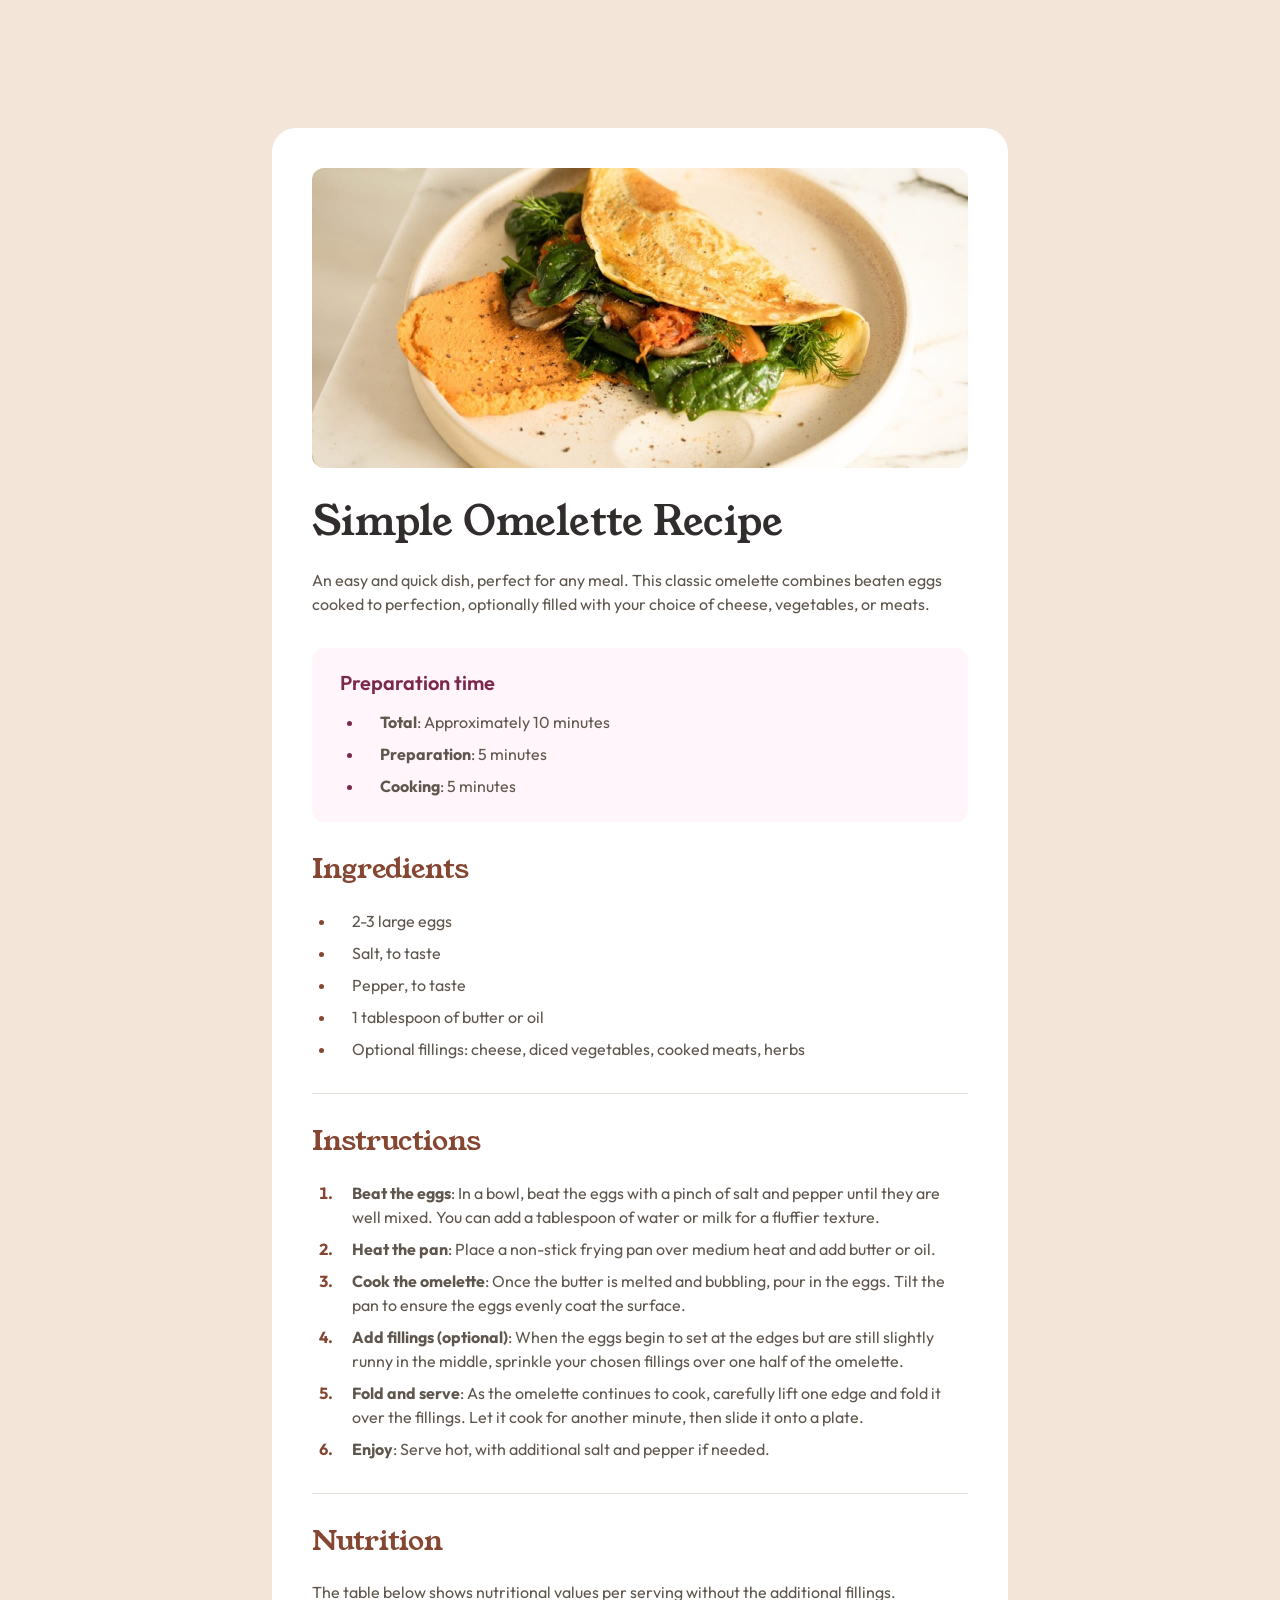
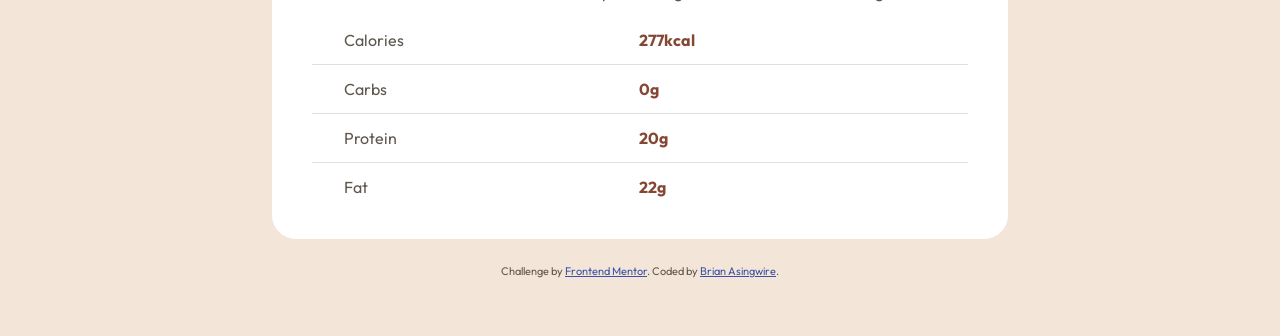
<file: site/index.html>
<!DOCTYPE html>
<html lang="en">
<head>
  <meta charset="UTF-8">
  <meta name="viewport" content="width=device-width, initial-scale=1.0">
  <meta name="description" content="A simple omelette recipe: quick, easy and perfect for any meal.">

  <title>Simple Omelette Recipe</title>

  <link rel="icon" type="image/png" sizes="32x32" href="assets/images/favicon-32x32.png">
  <link rel="preload" href="assets/fonts/outfit/Outfit-VariableFont_wght.ttf" as="font" type="font/ttf" crossorigin>
  <link rel="preload" href="assets/fonts/young-serif/YoungSerif-Regular.ttf" as="font" type="font/ttf" crossorigin>
  <link rel="stylesheet" href="css/styles.css">
</head>
<body>
  <main class="recipe">
    <img
      class="recipe__image"
      src="assets/images/image-omelette.jpeg"
      alt="A folded omelette filled with spinach and vegetables, served on a plate beside a spread"
      width="1312"
      height="600"
    >

    <header class="recipe__intro">
      <h1 class="recipe__title">Simple Omelette Recipe</h1>
      <p>
        An easy and quick dish, perfect for any meal. This classic omelette combines beaten eggs
        cooked to perfection, optionally filled with your choice of cheese, vegetables, or meats.
      </p>
    </header>

    <section class="prep" aria-labelledby="prep-heading">
      <h2 id="prep-heading" class="prep__title">Preparation time</h2>
      <ul class="list list--prep">
        <li><strong>Total</strong>: Approximately 10 minutes</li>
        <li><strong>Preparation</strong>: 5 minutes</li>
        <li><strong>Cooking</strong>: 5 minutes</li>
      </ul>
    </section>

    <section class="section" aria-labelledby="ingredients-heading">
      <h2 id="ingredients-heading" class="section__title">Ingredients</h2>
      <ul class="list">
        <li>2-3 large eggs</li>
        <li>Salt, to taste</li>
        <li>Pepper, to taste</li>
        <li>1 tablespoon of butter or oil</li>
        <li>Optional fillings: cheese, diced vegetables, cooked meats, herbs</li>
      </ul>
    </section>

    <hr class="divider">

    <section class="section" aria-labelledby="instructions-heading">
      <h2 id="instructions-heading" class="section__title">Instructions</h2>
      <ol class="list list--ordered">
        <li>
          <strong>Beat the eggs</strong>: In a bowl, beat the eggs with a pinch of salt and pepper
          until they are well mixed. You can add a tablespoon of water or milk for a fluffier texture.
        </li>
        <li>
          <strong>Heat the pan</strong>: Place a non-stick frying pan over medium heat and add
          butter or oil.
        </li>
        <li>
          <strong>Cook the omelette</strong>: Once the butter is melted and bubbling, pour in the
          eggs. Tilt the pan to ensure the eggs evenly coat the surface.
        </li>
        <li>
          <strong>Add fillings (optional)</strong>: When the eggs begin to set at the edges but are
          still slightly runny in the middle, sprinkle your chosen fillings over one half of the omelette.
        </li>
        <li>
          <strong>Fold and serve</strong>: As the omelette continues to cook, carefully lift one
          edge and fold it over the fillings. Let it cook for another minute, then slide it onto a plate.
        </li>
        <li>
          <strong>Enjoy</strong>: Serve hot, with additional salt and pepper if needed.
        </li>
      </ol>
    </section>

    <hr class="divider">

    <section class="section" aria-labelledby="nutrition-heading">
      <h2 id="nutrition-heading" class="section__title">Nutrition</h2>
      <p>The table below shows nutritional values per serving without the additional fillings.</p>
      <table class="nutrition">
        <caption class="visually-hidden">Nutritional values per serving</caption>
        <tbody>
          <tr>
            <th scope="row">Calories</th>
            <td>277kcal</td>
          </tr>
          <tr>
            <th scope="row">Carbs</th>
            <td>0g</td>
          </tr>
          <tr>
            <th scope="row">Protein</th>
            <td>20g</td>
          </tr>
          <tr>
            <th scope="row">Fat</th>
            <td>22g</td>
          </tr>
        </tbody>
      </table>
    </section>
  </main>

  <footer class="attribution">
    Challenge by <a href="https://www.frontendmentor.io?ref=challenge">Frontend Mentor</a>.
    Coded by <a href="#">Brian Asingwire</a>.
  </footer>
</body>
</html>
</file>
<file: site/css/styles.css>
/* ==========================================================================
   Fonts (self-hosted)
   ========================================================================== */

@font-face {
  font-family: "Outfit";
  src: url("../assets/fonts/outfit/Outfit-VariableFont_wght.ttf") format("truetype");
  font-weight: 100 900;
  font-style: normal;
  font-display: swap;
}

@font-face {
  font-family: "Young Serif";
  src: url("../assets/fonts/young-serif/YoungSerif-Regular.ttf") format("truetype");
  font-weight: 400;
  font-style: normal;
  font-display: swap;
}

/* ==========================================================================
   Design tokens (from style-guide.md)
   ========================================================================== */

:root {
  --white: hsl(0, 0%, 100%);
  --stone-100: hsl(30, 54%, 90%);
  --stone-150: hsl(30, 18%, 87%);
  --stone-600: hsl(30, 10%, 34%);
  --stone-900: hsl(24, 5%, 18%);
  --brown-800: hsl(14, 45%, 36%);
  --rose-800: hsl(332, 51%, 32%);
  --rose-50: hsl(330, 100%, 98%);

  --font-body: "Outfit", system-ui, sans-serif;
  --font-heading: "Young Serif", Georgia, serif;

  --card-padding: 2rem;
}

/* ==========================================================================
   Reset
   ========================================================================== */

*,
*::before,
*::after {
  box-sizing: border-box;
}

* {
  margin: 0;
}

img {
  display: block;
  max-width: 100%;
  height: auto;
}

/* ==========================================================================
   Base
   ========================================================================== */

body {
  min-height: 100vh;
  background-color: var(--white);
  color: var(--stone-600);
  font-family: var(--font-body);
  font-size: 1rem;
  line-height: 1.5;
  -webkit-font-smoothing: antialiased;
}

h1,
h2 {
  font-family: var(--font-heading);
  font-weight: 400;
  line-height: 1.1;
}

strong {
  font-weight: 700;
}

/* ==========================================================================
   Recipe card
   ========================================================================== */

.recipe {
  display: flex;
  flex-direction: column;
  gap: 2rem;
  padding: 0 var(--card-padding) 2.5rem;
  background-color: var(--white);
}

/* Mobile: image bleeds to the edges of the screen */
.recipe__image {
  width: calc(100% + 2 * var(--card-padding));
  max-width: none;
  margin-inline: calc(-1 * var(--card-padding));
  aspect-ratio: 1312 / 600;
  object-fit: cover;
}

.recipe__intro {
  display: flex;
  flex-direction: column;
  gap: 1.5rem;
}

.recipe__title {
  color: var(--stone-900);
  font-size: 2.25rem;
}

/* ==========================================================================
   Preparation time box
   ========================================================================== */

.prep {
  padding: 1.5rem 1.75rem;
  border-radius: 0.75rem;
  background-color: var(--rose-50);
}

.prep__title {
  margin-bottom: 1rem;
  color: var(--rose-800);
  font-family: var(--font-body);
  font-size: 1.25rem;
  font-weight: 600;
}

/* ==========================================================================
   Content sections
   ========================================================================== */

.section {
  display: flex;
  flex-direction: column;
  gap: 1.5rem;
}

.section__title {
  color: var(--brown-800);
  font-size: 1.75rem;
}

.divider {
  border: 0;
  border-top: 1px solid var(--stone-150);
}

/* ==========================================================================
   Lists
   ========================================================================== */

.list {
  display: flex;
  flex-direction: column;
  gap: 0.5rem;
  padding-left: 1.5rem;
}

.list li {
  padding-left: 1rem;
}

.list li::marker {
  color: var(--brown-800);
}

.list--prep li::marker {
  color: var(--rose-800);
}

.list--ordered li::marker {
  font-weight: 700;
}

/* ==========================================================================
   Nutrition table
   ========================================================================== */

.nutrition {
  width: 100%;
  border-collapse: collapse;
}

.nutrition tr:not(:last-child) {
  border-bottom: 1px solid var(--stone-150);
}

.nutrition th,
.nutrition td {
  padding: 0.75rem 2rem;
  text-align: left;
}

.nutrition tr:first-child th,
.nutrition tr:first-child td {
  padding-top: 0;
}

.nutrition tr:last-child th,
.nutrition tr:last-child td {
  padding-bottom: 0;
}

.nutrition th {
  width: 45%;
  font-weight: 400;
}

.nutrition td {
  color: var(--brown-800);
  font-weight: 700;
}

/* ==========================================================================
   Attribution footer
   ========================================================================== */

.attribution {
  padding: 1.5rem 1rem;
  font-size: 0.6875rem;
  text-align: center;
}

.attribution a {
  color: hsl(228, 45%, 44%);
}

/* ==========================================================================
   404 page
   ========================================================================== */

.not-found {
  align-items: flex-start;
  gap: 1.5rem;
  padding-top: 4rem;
}

.not-found__code {
  color: var(--brown-800);
  font-family: var(--font-heading);
  font-size: 4rem;
  line-height: 1;
}

.button {
  display: inline-block;
  padding: 0.75rem 1.5rem;
  border-radius: 0.5rem;
  background-color: var(--brown-800);
  color: var(--white);
  font-weight: 600;
  text-decoration: none;
}

.button:hover {
  background-color: var(--rose-800);
}

.button:focus-visible {
  outline: 3px solid var(--rose-800);
  outline-offset: 3px;
}

/* ==========================================================================
   Utilities
   ========================================================================== */

.visually-hidden {
  position: absolute;
  width: 1px;
  height: 1px;
  overflow: hidden;
  clip: rect(0 0 0 0);
  clip-path: inset(50%);
  white-space: nowrap;
}

/* ==========================================================================
   Tablet & desktop
   ========================================================================== */

@media (min-width: 48rem) {
  :root {
    --card-padding: 2.5rem;
  }

  body {
    padding: 8rem 1.5rem 2rem;
    background-color: var(--stone-100);
  }

  .recipe {
    max-width: 46rem;
    margin-inline: auto;
    padding: var(--card-padding);
    border-radius: 1.5rem;
  }

  .recipe__image {
    width: 100%;
    margin-inline: 0;
    border-radius: 0.75rem;
  }

  .recipe__title {
    font-size: 2.5rem;
  }
}
</file>
